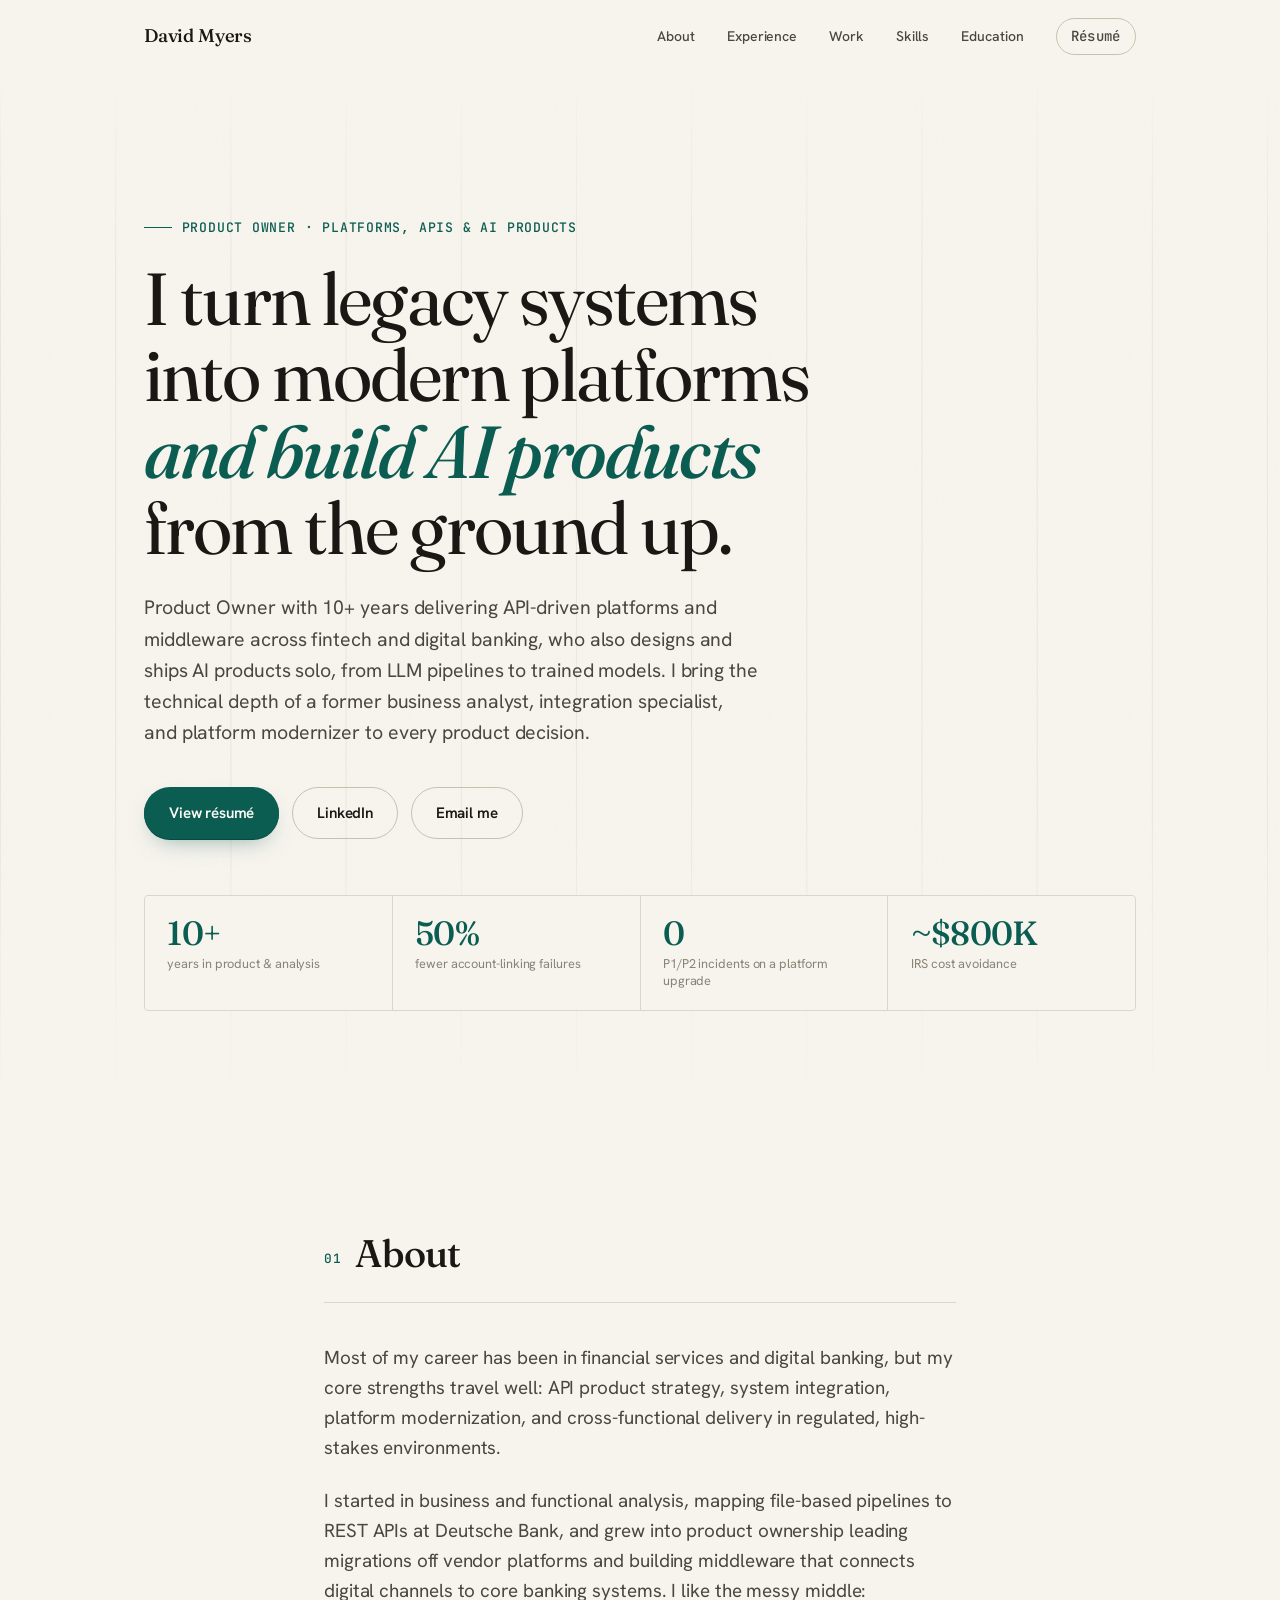
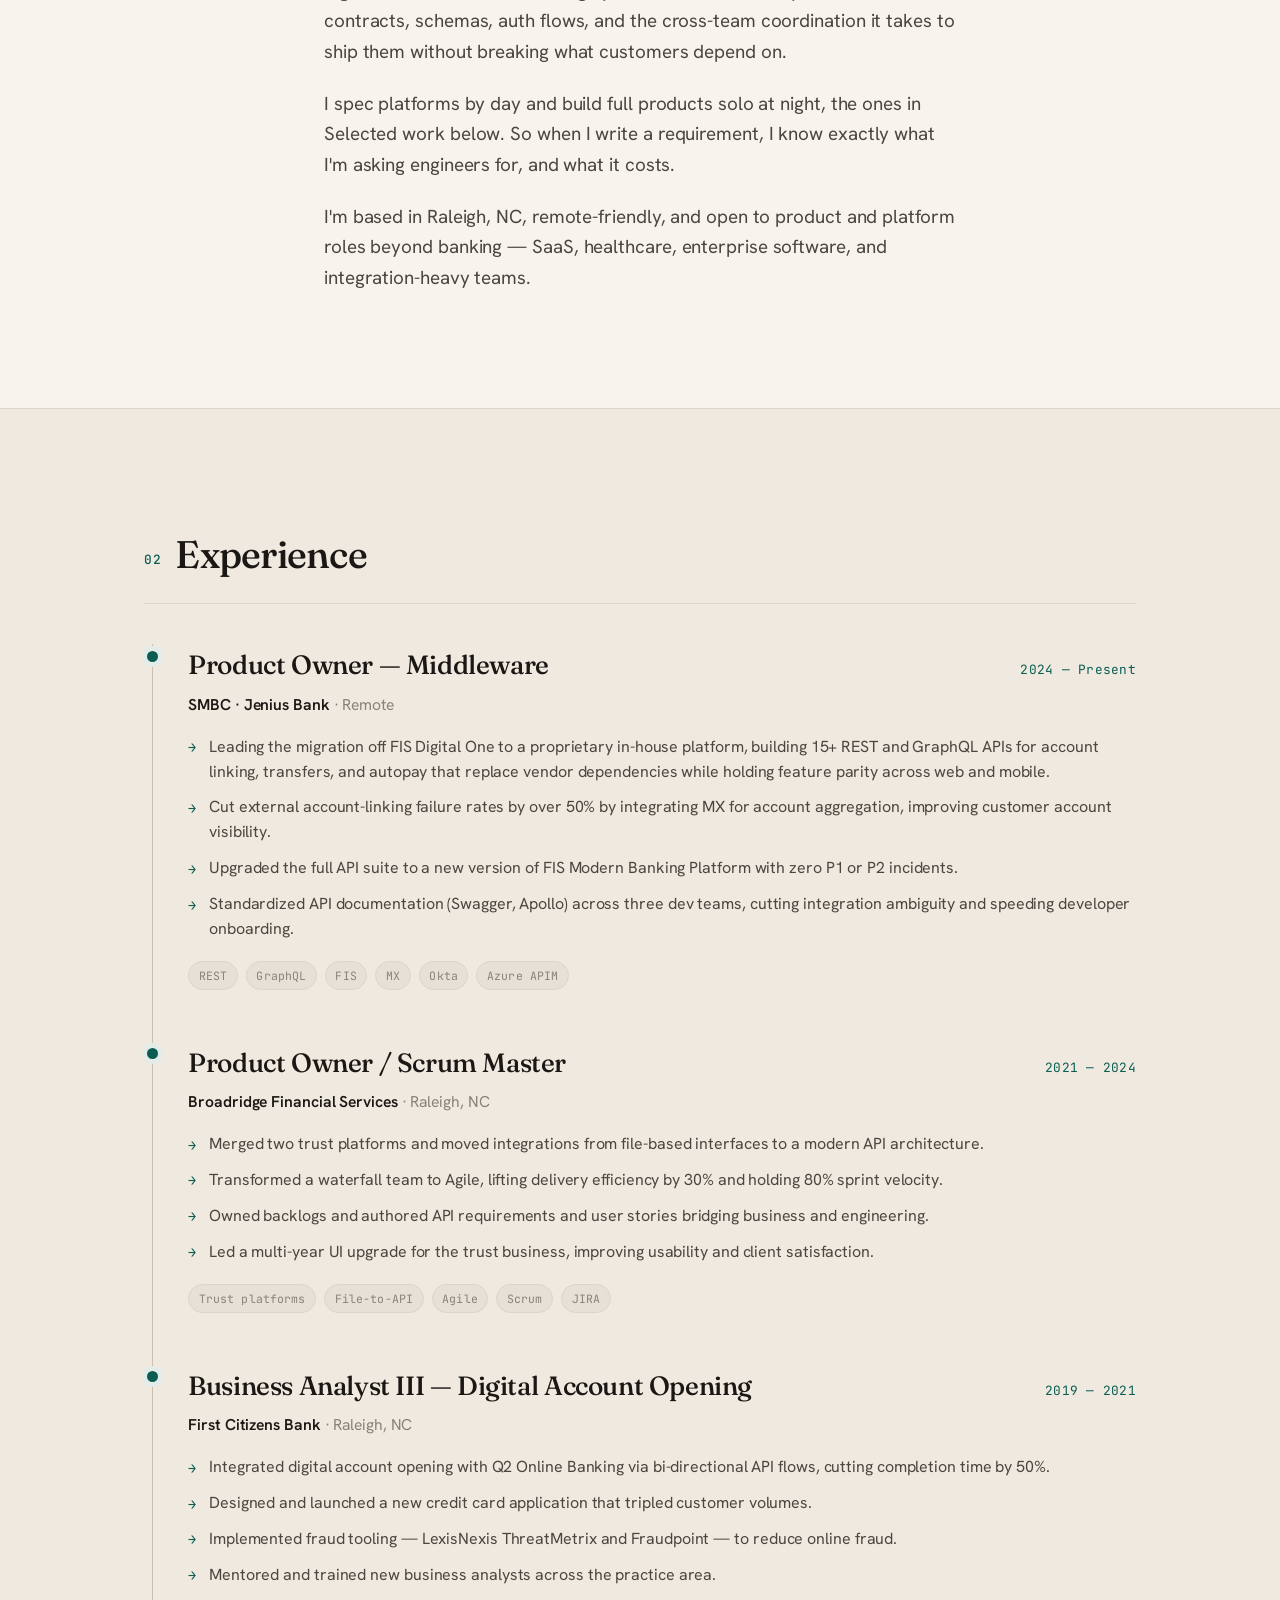
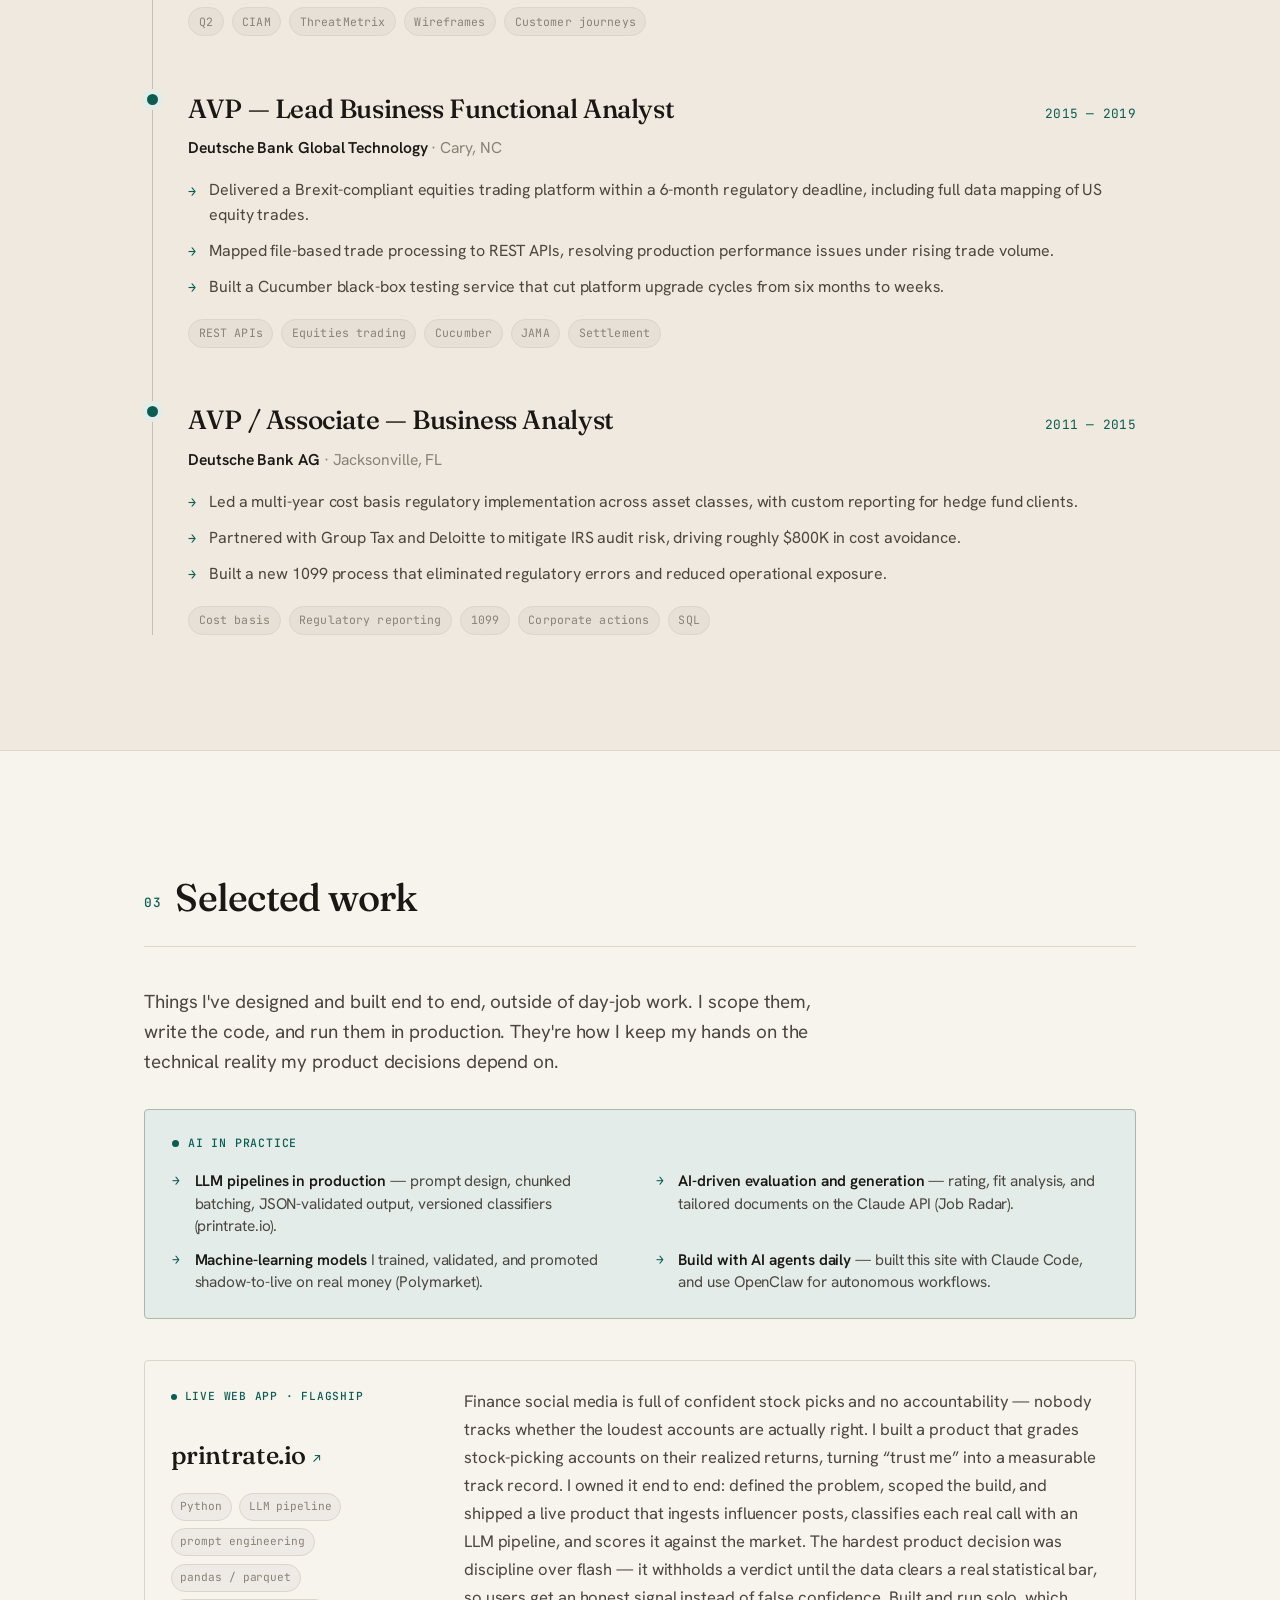
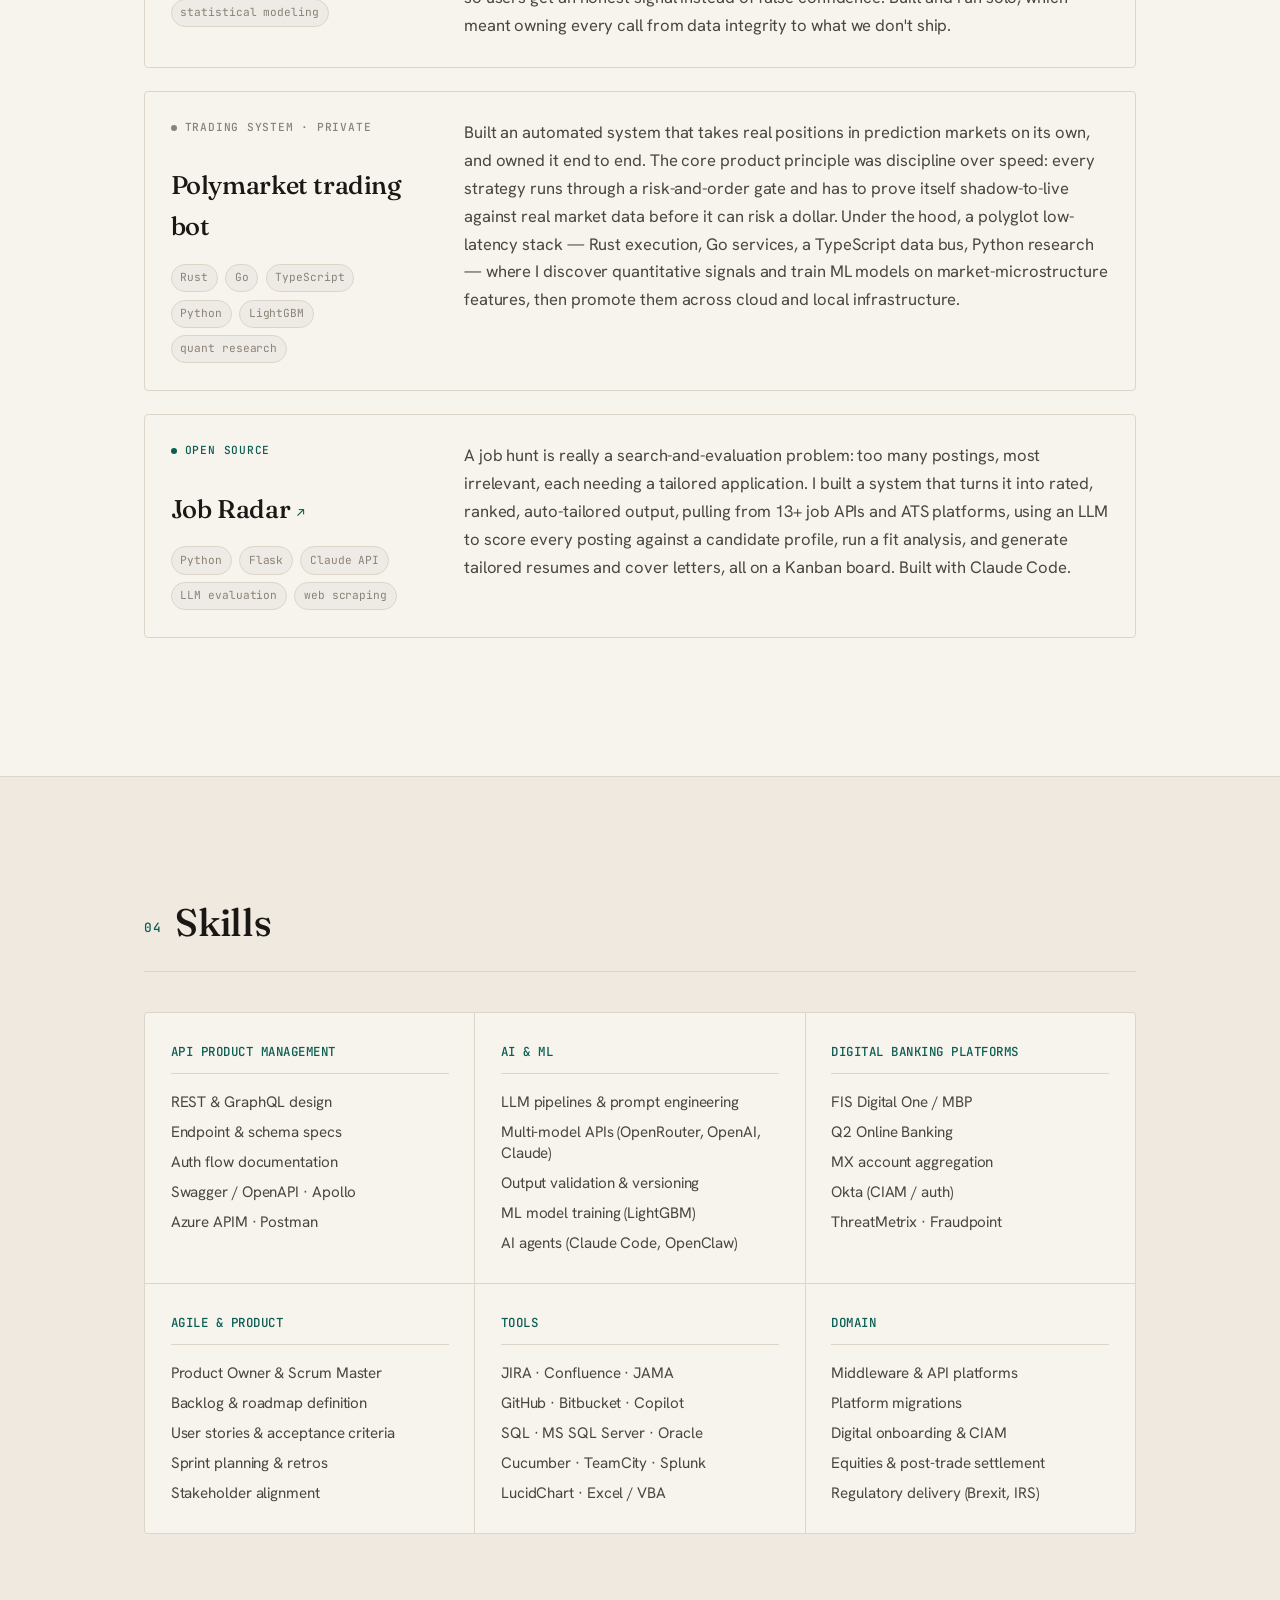
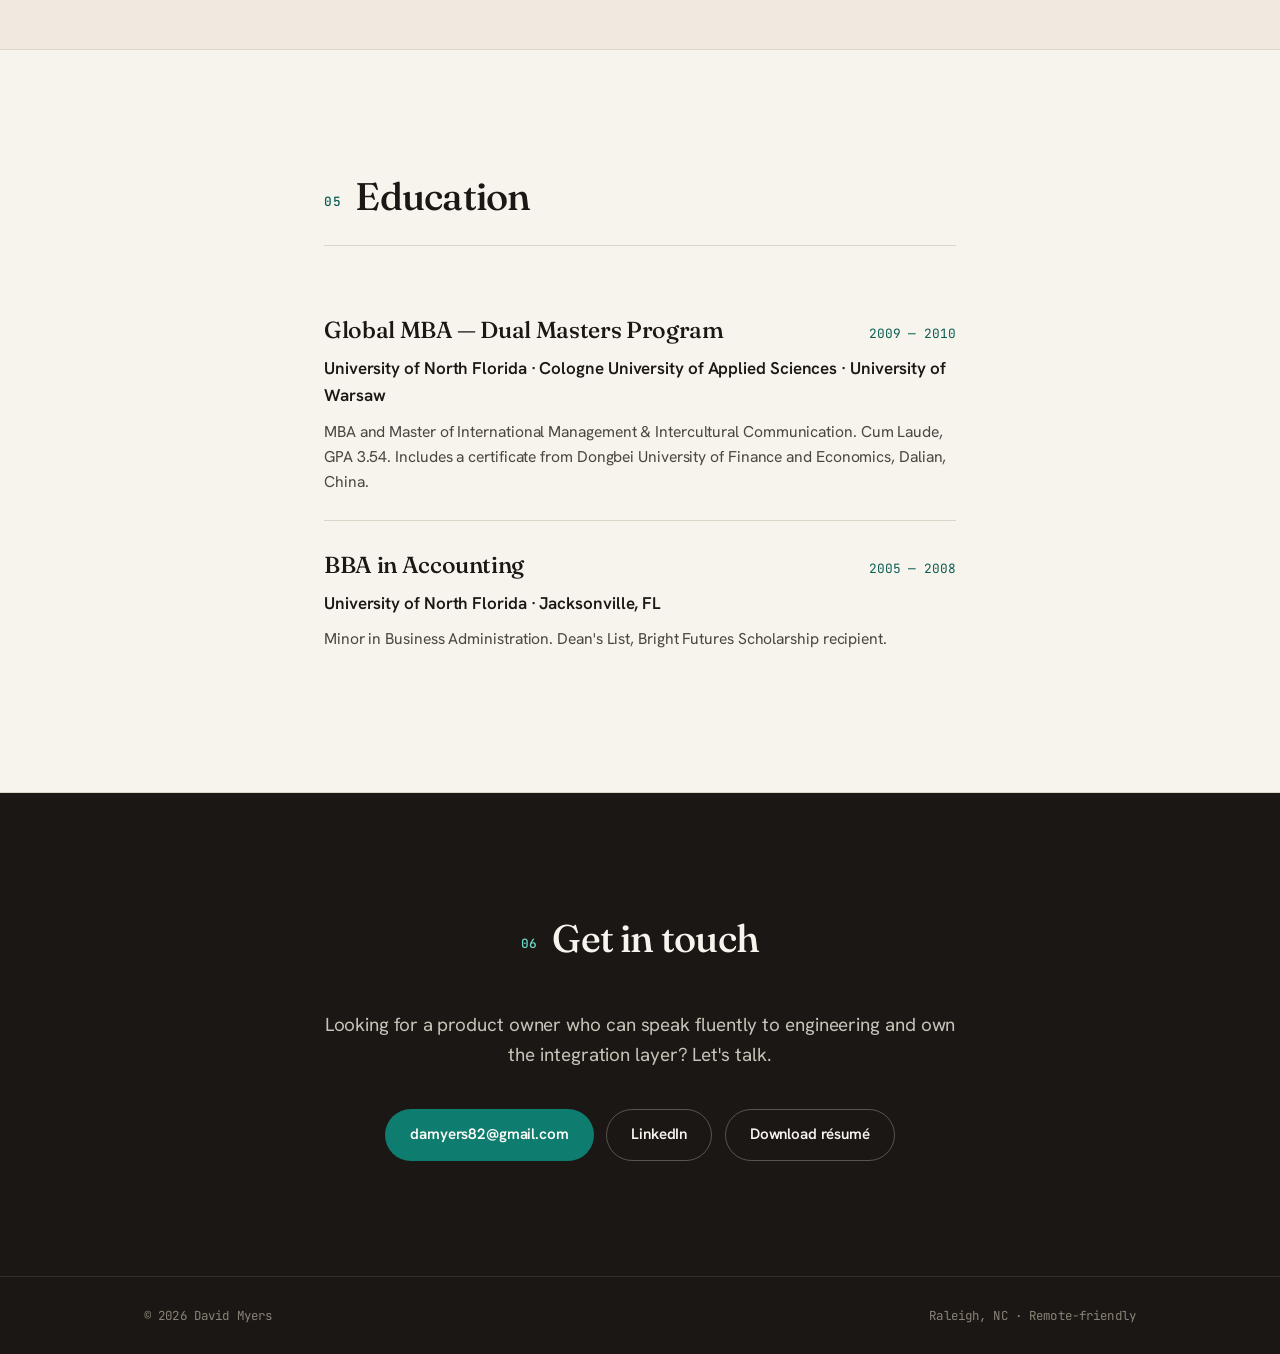
<file: index.html>
<!DOCTYPE html>
<html lang="en">
<head>
  <meta charset="UTF-8" />
  <meta name="viewport" content="width=device-width, initial-scale=1.0" />
  <title>David Myers — Product Owner · Platforms, APIs &amp; AI Products</title>
  <meta name="description" content="David Myers — Product Owner with 10+ years building API platforms and middleware across fintech and digital banking, who also designs and ships AI products solo, from LLM pipelines to trained ML models." />

  <!-- Open Graph / social preview -->
  <meta property="og:title" content="David Myers — Product Owner · Platforms, APIs &amp; AI Products" />
  <meta property="og:description" content="Platform product owner who also builds AI products end to end — 10+ years across fintech and digital banking." />
  <meta property="og:type" content="website" />
  <meta property="og:url" content="https://davidmyers.work/" />

  <link rel="preconnect" href="https://fonts.googleapis.com" />
  <link rel="preconnect" href="https://fonts.gstatic.com" crossorigin />
  <link href="https://fonts.googleapis.com/css2?family=Fraunces:opsz,wght@9..144,400;9..144,500;9..144,600;9..144,400&family=Hanken+Grotesk:wght@400;500;600;700&family=JetBrains+Mono:wght@400;500&display=swap" rel="stylesheet" />

  <link rel="stylesheet" href="styles.css" />
  <link rel="icon" href="data:image/svg+xml,%3Csvg xmlns='http://www.w3.org/2000/svg' viewBox='0 0 100 100'%3E%3Crect width='100' height='100' rx='22' fill='%230b5d52'/%3E%3Ctext x='50' y='68' font-family='Georgia,serif' font-size='54' fill='white' text-anchor='middle'%3EDM%3C/text%3E%3C/svg%3E" />
</head>
<body>
  <script>document.documentElement.classList.add('js');</script>

  <header class="nav" id="nav">
    <div class="nav-inner">
      <a href="#top" class="nav-brand">David&nbsp;Myers</a>
      <nav class="nav-links" aria-label="Primary">
        <a href="#about">About</a>
        <a href="#experience">Experience</a>
        <a href="#work">Work</a>
        <a href="#skills">Skills</a>
        <a href="#education">Education</a>
        <a href="resume.html" class="nav-resume">Résumé</a>
      </nav>
    </div>
  </header>

  <main id="top">

    <!-- HERO -->
    <section class="hero">
      <div class="container">
        <p class="hero-eyebrow">Product Owner · Platforms, APIs &amp; AI Products</p>
        <h1 class="hero-title">I turn legacy systems into modern platforms <span class="accent">and build AI products</span> from the ground up.</h1>
        <p class="hero-lead">
          Product Owner with 10+ years delivering API-driven platforms and middleware across
          fintech and digital banking, who also designs and ships AI products solo, from LLM
          pipelines to trained models. I bring the technical depth of a former business analyst,
          integration specialist, and platform modernizer to every product decision.
        </p>
        <div class="hero-actions">
          <a href="resume.html" class="btn btn-primary">View résumé</a>
          <a href="https://linkedin.com/in/davidmyers82" class="btn btn-ghost" target="_blank" rel="noopener">LinkedIn</a>
          <a href="mailto:damyers82@gmail.com" class="btn btn-ghost">Email me</a>
        </div>
        <ul class="hero-stats">
          <li><span class="stat-num">10+</span><span class="stat-label">years in product &amp; analysis</span></li>
          <li><span class="stat-num">50%</span><span class="stat-label">fewer account-linking failures</span></li>
          <li><span class="stat-num">0</span><span class="stat-label">P1/P2 incidents on a platform upgrade</span></li>
          <li><span class="stat-num">~$800K</span><span class="stat-label">IRS cost avoidance</span></li>
        </ul>
      </div>
    </section>

    <!-- ABOUT -->
    <section id="about" class="section">
      <div class="container narrow">
        <h2 class="section-title"><span class="section-num">01</span> About</h2>
        <p class="prose">
          Most of my career has been in financial services and digital banking, but my core
          strengths travel well: API product strategy, system integration, platform
          modernization, and cross-functional delivery in regulated, high-stakes environments.
        </p>
        <p class="prose">
          I started in business and functional analysis, mapping file-based pipelines to REST
          APIs at Deutsche Bank, and grew into product ownership leading migrations off vendor
          platforms and building middleware that connects digital channels to core banking
          systems. I like the messy middle: contracts, schemas, auth flows, and the
          cross-team coordination it takes to ship them without breaking what customers depend on.
        </p>
        <p class="prose">
          I spec platforms by day and build full products solo at night, the ones in Selected
          work below. So when I write a requirement, I know exactly what I'm asking engineers
          for, and what it costs.
        </p>
        <p class="prose">
          I'm based in Raleigh, NC, remote-friendly, and open to product and platform roles
          beyond banking — SaaS, healthcare, enterprise software, and integration-heavy teams.
        </p>
      </div>
    </section>

    <!-- EXPERIENCE -->
    <section id="experience" class="section section-alt">
      <div class="container">
        <h2 class="section-title"><span class="section-num">02</span> Experience</h2>

        <ol class="timeline">

          <li class="tl-item reveal">
            <div class="tl-marker" aria-hidden="true"></div>
            <div class="tl-body">
              <div class="tl-head">
                <h3 class="tl-role">Product Owner — Middleware</h3>
                <span class="tl-dates">2024 — Present</span>
              </div>
              <p class="tl-company">SMBC · Jenius Bank <span class="tl-loc">· Remote</span></p>
              <ul class="tl-points">
                <li>Leading the migration off FIS Digital One to a proprietary in-house platform, building 15+ REST and GraphQL APIs for account linking, transfers, and autopay that replace vendor dependencies while holding feature parity across web and mobile.</li>
                <li>Cut external account-linking failure rates by over 50% by integrating MX for account aggregation, improving customer account visibility.</li>
                <li>Upgraded the full API suite to a new version of FIS Modern Banking Platform with zero P1 or P2 incidents.</li>
                <li>Standardized API documentation (Swagger, Apollo) across three dev teams, cutting integration ambiguity and speeding developer onboarding.</li>
              </ul>
              <ul class="tl-tags">
                <li>REST</li><li>GraphQL</li><li>FIS</li><li>MX</li><li>Okta</li><li>Azure APIM</li>
              </ul>
            </div>
          </li>

          <li class="tl-item reveal">
            <div class="tl-marker" aria-hidden="true"></div>
            <div class="tl-body">
              <div class="tl-head">
                <h3 class="tl-role">Product Owner / Scrum Master</h3>
                <span class="tl-dates">2021 — 2024</span>
              </div>
              <p class="tl-company">Broadridge Financial Services <span class="tl-loc">· Raleigh, NC</span></p>
              <ul class="tl-points">
                <li>Merged two trust platforms and moved integrations from file-based interfaces to a modern API architecture.</li>
                <li>Transformed a waterfall team to Agile, lifting delivery efficiency by 30% and holding 80% sprint velocity.</li>
                <li>Owned backlogs and authored API requirements and user stories bridging business and engineering.</li>
                <li>Led a multi-year UI upgrade for the trust business, improving usability and client satisfaction.</li>
              </ul>
              <ul class="tl-tags">
                <li>Trust platforms</li><li>File-to-API</li><li>Agile</li><li>Scrum</li><li>JIRA</li>
              </ul>
            </div>
          </li>

          <li class="tl-item reveal">
            <div class="tl-marker" aria-hidden="true"></div>
            <div class="tl-body">
              <div class="tl-head">
                <h3 class="tl-role">Business Analyst III — Digital Account Opening</h3>
                <span class="tl-dates">2019 — 2021</span>
              </div>
              <p class="tl-company">First Citizens Bank <span class="tl-loc">· Raleigh, NC</span></p>
              <ul class="tl-points">
                <li>Integrated digital account opening with Q2 Online Banking via bi-directional API flows, cutting completion time by 50%.</li>
                <li>Designed and launched a new credit card application that tripled customer volumes.</li>
                <li>Implemented fraud tooling — LexisNexis ThreatMetrix and Fraudpoint — to reduce online fraud.</li>
                <li>Mentored and trained new business analysts across the practice area.</li>
              </ul>
              <ul class="tl-tags">
                <li>Q2</li><li>CIAM</li><li>ThreatMetrix</li><li>Wireframes</li><li>Customer journeys</li>
              </ul>
            </div>
          </li>

          <li class="tl-item reveal">
            <div class="tl-marker" aria-hidden="true"></div>
            <div class="tl-body">
              <div class="tl-head">
                <h3 class="tl-role">AVP — Lead Business Functional Analyst</h3>
                <span class="tl-dates">2015 — 2019</span>
              </div>
              <p class="tl-company">Deutsche Bank Global Technology <span class="tl-loc">· Cary, NC</span></p>
              <ul class="tl-points">
                <li>Delivered a Brexit-compliant equities trading platform within a 6-month regulatory deadline, including full data mapping of US equity trades.</li>
                <li>Mapped file-based trade processing to REST APIs, resolving production performance issues under rising trade volume.</li>
                <li>Built a Cucumber black-box testing service that cut platform upgrade cycles from six months to weeks.</li>
              </ul>
              <ul class="tl-tags">
                <li>REST APIs</li><li>Equities trading</li><li>Cucumber</li><li>JAMA</li><li>Settlement</li>
              </ul>
            </div>
          </li>

          <li class="tl-item reveal">
            <div class="tl-marker" aria-hidden="true"></div>
            <div class="tl-body">
              <div class="tl-head">
                <h3 class="tl-role">AVP / Associate — Business Analyst</h3>
                <span class="tl-dates">2011 — 2015</span>
              </div>
              <p class="tl-company">Deutsche Bank AG <span class="tl-loc">· Jacksonville, FL</span></p>
              <ul class="tl-points">
                <li>Led a multi-year cost basis regulatory implementation across asset classes, with custom reporting for hedge fund clients.</li>
                <li>Partnered with Group Tax and Deloitte to mitigate IRS audit risk, driving roughly $800K in cost avoidance.</li>
                <li>Built a new 1099 process that eliminated regulatory errors and reduced operational exposure.</li>
              </ul>
              <ul class="tl-tags">
                <li>Cost basis</li><li>Regulatory reporting</li><li>1099</li><li>Corporate actions</li><li>SQL</li>
              </ul>
            </div>
          </li>

        </ol>
      </div>
    </section>

    <!-- SELECTED WORK -->
    <section id="work" class="section">
      <div class="container">
        <h2 class="section-title"><span class="section-num">03</span> Selected work</h2>
        <p class="prose" style="margin-bottom:2rem;">
          Things I've designed and built end to end, outside of day-job work. I scope them,
          write the code, and run them in production. They're how I keep my hands on the
          technical reality my product decisions depend on.
        </p>

        <div class="ai-note reveal">
          <span class="ai-note-label">AI in practice</span>
          <ul>
            <li><strong>LLM pipelines in production</strong> — prompt design, chunked batching, JSON-validated output, versioned classifiers (printrate.io).</li>
            <li><strong>AI-driven evaluation and generation</strong> — rating, fit analysis, and tailored documents on the Claude API (Job Radar).</li>
            <li><strong>Machine-learning models</strong> I trained, validated, and promoted shadow-to-live on real money (Polymarket).</li>
            <li><strong>Build with AI agents daily</strong> — built this site with Claude Code, and use OpenClaw for autonomous workflows.</li>
          </ul>
        </div>

        <article class="proj proj-featured reveal">
          <div class="proj-featured-meta">
            <span class="proj-kind">Live web app · flagship</span>
            <a href="https://printrate.io" class="proj-name" target="_blank" rel="noopener">
              printrate.io <span class="ext">↗</span>
            </a>
            <ul class="proj-tags">
              <li>Python</li><li>LLM pipeline</li><li>prompt engineering</li><li>pandas / parquet</li><li>statistical modeling</li>
            </ul>
          </div>
          <div class="proj-featured-body">
            <p class="proj-desc">
              Finance social media is full of confident stock picks and no accountability — nobody
              tracks whether the loudest accounts are actually right. I built a product that grades
              stock-picking accounts on their realized returns, turning “trust me” into a measurable
              track record. I owned it end to end: defined the problem, scoped the build, and shipped
              a live product that ingests influencer posts, classifies each real call with an LLM
              pipeline, and scores it against the market. The hardest product decision was discipline
              over flash — it withholds a verdict until the data clears a real statistical bar, so
              users get an honest signal instead of false confidence. Built and run solo, which meant
              owning every call from data integrity to what we don't ship.
            </p>
          </div>
        </article>

        <article class="proj proj-featured reveal">
          <div class="proj-featured-meta">
            <span class="proj-kind is-private">Trading system · private</span>
            <span class="proj-name">Polymarket trading bot</span>
            <ul class="proj-tags">
              <li>Rust</li><li>Go</li><li>TypeScript</li><li>Python</li><li>LightGBM</li><li>quant research</li>
            </ul>
          </div>
          <div class="proj-featured-body">
            <p class="proj-desc">
              Built an automated system that takes real positions in prediction markets on its
              own, and owned it end to end. The core product principle was discipline over speed:
              every strategy runs through a risk-and-order gate and has to prove itself
              shadow-to-live against real market data before it can risk a dollar. Under the hood,
              a polyglot low-latency stack — Rust execution, Go services, a TypeScript data bus,
              Python research — where I discover quantitative signals and train ML models on
              market-microstructure features, then promote them across cloud and local infrastructure.
            </p>
          </div>
        </article>

        <article class="proj proj-featured reveal">
          <div class="proj-featured-meta">
            <span class="proj-kind">Open source</span>
            <a href="https://github.com/devpyle/job-search-profile" class="proj-name" target="_blank" rel="noopener">
              Job Radar <span class="ext">↗</span>
            </a>
            <ul class="proj-tags">
              <li>Python</li><li>Flask</li><li>Claude API</li><li>LLM evaluation</li><li>web scraping</li>
            </ul>
          </div>
          <div class="proj-featured-body">
            <p class="proj-desc">
              A job hunt is really a search-and-evaluation problem: too many postings, most
              irrelevant, each needing a tailored application. I built a system that turns it
              into rated, ranked, auto-tailored output, pulling from 13+ job APIs and ATS
              platforms, using an LLM to score every posting against a candidate profile, run a
              fit analysis, and generate tailored resumes and cover letters, all on a Kanban
              board. Built with Claude Code.
            </p>
          </div>
        </article>
      </div>
    </section>

    <!-- SKILLS -->
    <section id="skills" class="section section-alt">
      <div class="container">
        <h2 class="section-title"><span class="section-num">04</span> Skills</h2>
        <div class="skills-grid">

          <div class="skill-card reveal">
            <h3>API Product Management</h3>
            <ul>
              <li>REST &amp; GraphQL design</li>
              <li>Endpoint &amp; schema specs</li>
              <li>Auth flow documentation</li>
              <li>Swagger / OpenAPI · Apollo</li>
              <li>Azure APIM · Postman</li>
            </ul>
          </div>

          <div class="skill-card reveal">
            <h3>AI &amp; ML</h3>
            <ul>
              <li>LLM pipelines &amp; prompt engineering</li>
              <li>Multi-model APIs (OpenRouter, OpenAI, Claude)</li>
              <li>Output validation &amp; versioning</li>
              <li>ML model training (LightGBM)</li>
              <li>AI agents (Claude Code, OpenClaw)</li>
            </ul>
          </div>

          <div class="skill-card reveal">
            <h3>Digital Banking Platforms</h3>
            <ul>
              <li>FIS Digital One / MBP</li>
              <li>Q2 Online Banking</li>
              <li>MX account aggregation</li>
              <li>Okta (CIAM / auth)</li>
              <li>ThreatMetrix · Fraudpoint</li>
            </ul>
          </div>

          <div class="skill-card reveal">
            <h3>Agile &amp; Product</h3>
            <ul>
              <li>Product Owner &amp; Scrum Master</li>
              <li>Backlog &amp; roadmap definition</li>
              <li>User stories &amp; acceptance criteria</li>
              <li>Sprint planning &amp; retros</li>
              <li>Stakeholder alignment</li>
            </ul>
          </div>

          <div class="skill-card reveal">
            <h3>Tools</h3>
            <ul>
              <li>JIRA · Confluence · JAMA</li>
              <li>GitHub · Bitbucket · Copilot</li>
              <li>SQL · MS SQL Server · Oracle</li>
              <li>Cucumber · TeamCity · Splunk</li>
              <li>LucidChart · Excel / VBA</li>
            </ul>
          </div>

          <div class="skill-card reveal">
            <h3>Domain</h3>
            <ul>
              <li>Middleware &amp; API platforms</li>
              <li>Platform migrations</li>
              <li>Digital onboarding &amp; CIAM</li>
              <li>Equities &amp; post-trade settlement</li>
              <li>Regulatory delivery (Brexit, IRS)</li>
            </ul>
          </div>

        </div>
      </div>
    </section>

    <!-- EDUCATION -->
    <section id="education" class="section">
      <div class="container narrow">
        <h2 class="section-title"><span class="section-num">05</span> Education</h2>

        <div class="edu reveal">
          <div class="edu-head">
            <h3>Global MBA — Dual Masters Program</h3>
            <span class="edu-dates">2009 — 2010</span>
          </div>
          <p class="edu-school">University of North Florida · Cologne University of Applied Sciences · University of Warsaw</p>
          <p class="edu-detail">MBA and Master of International Management &amp; Intercultural Communication. Cum Laude, GPA 3.54. Includes a certificate from Dongbei University of Finance and Economics, Dalian, China.</p>
        </div>

        <div class="edu reveal">
          <div class="edu-head">
            <h3>BBA in Accounting</h3>
            <span class="edu-dates">2005 — 2008</span>
          </div>
          <p class="edu-school">University of North Florida · Jacksonville, FL</p>
          <p class="edu-detail">Minor in Business Administration. Dean's List, Bright Futures Scholarship recipient.</p>
        </div>
      </div>
    </section>

    <!-- CONTACT -->
    <section id="contact" class="section section-contact">
      <div class="container narrow center">
        <h2 class="section-title center-title"><span class="section-num">06</span> Get in touch</h2>
        <p class="prose contact-lead">
          Looking for a product owner who can speak fluently to engineering and own the
          integration layer? Let's talk.
        </p>
        <div class="contact-actions">
          <a href="mailto:damyers82@gmail.com" class="btn btn-primary">damyers82@gmail.com</a>
          <a href="https://linkedin.com/in/davidmyers82" class="btn btn-ghost" target="_blank" rel="noopener">LinkedIn</a>
          <a href="resume.html" class="btn btn-ghost">Download résumé</a>
        </div>
      </div>
    </section>

  </main>

  <footer class="footer">
    <div class="container footer-inner">
      <span>© <span id="year"></span> David Myers</span>
      <span class="footer-loc">Raleigh, NC · Remote-friendly</span>
    </div>
  </footer>

  <script src="script.js"></script>
</body>
</html>
</file>
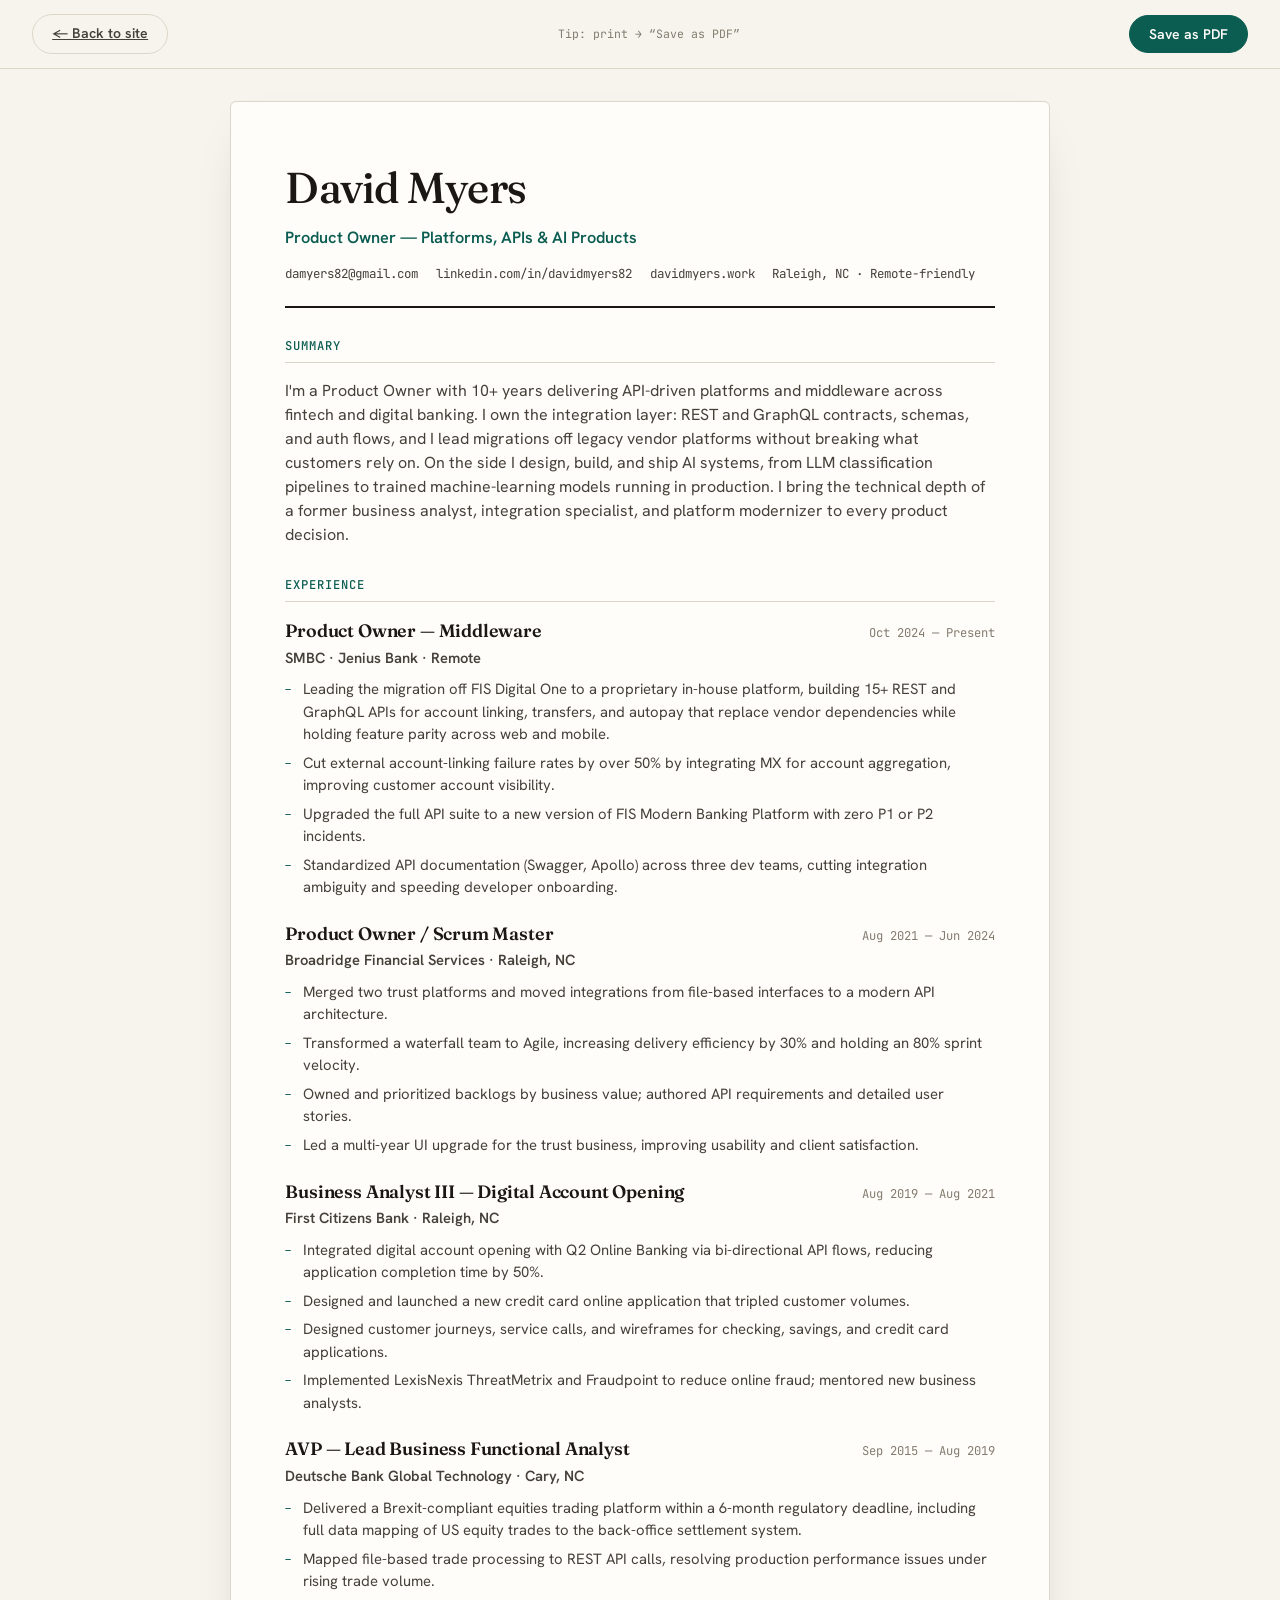
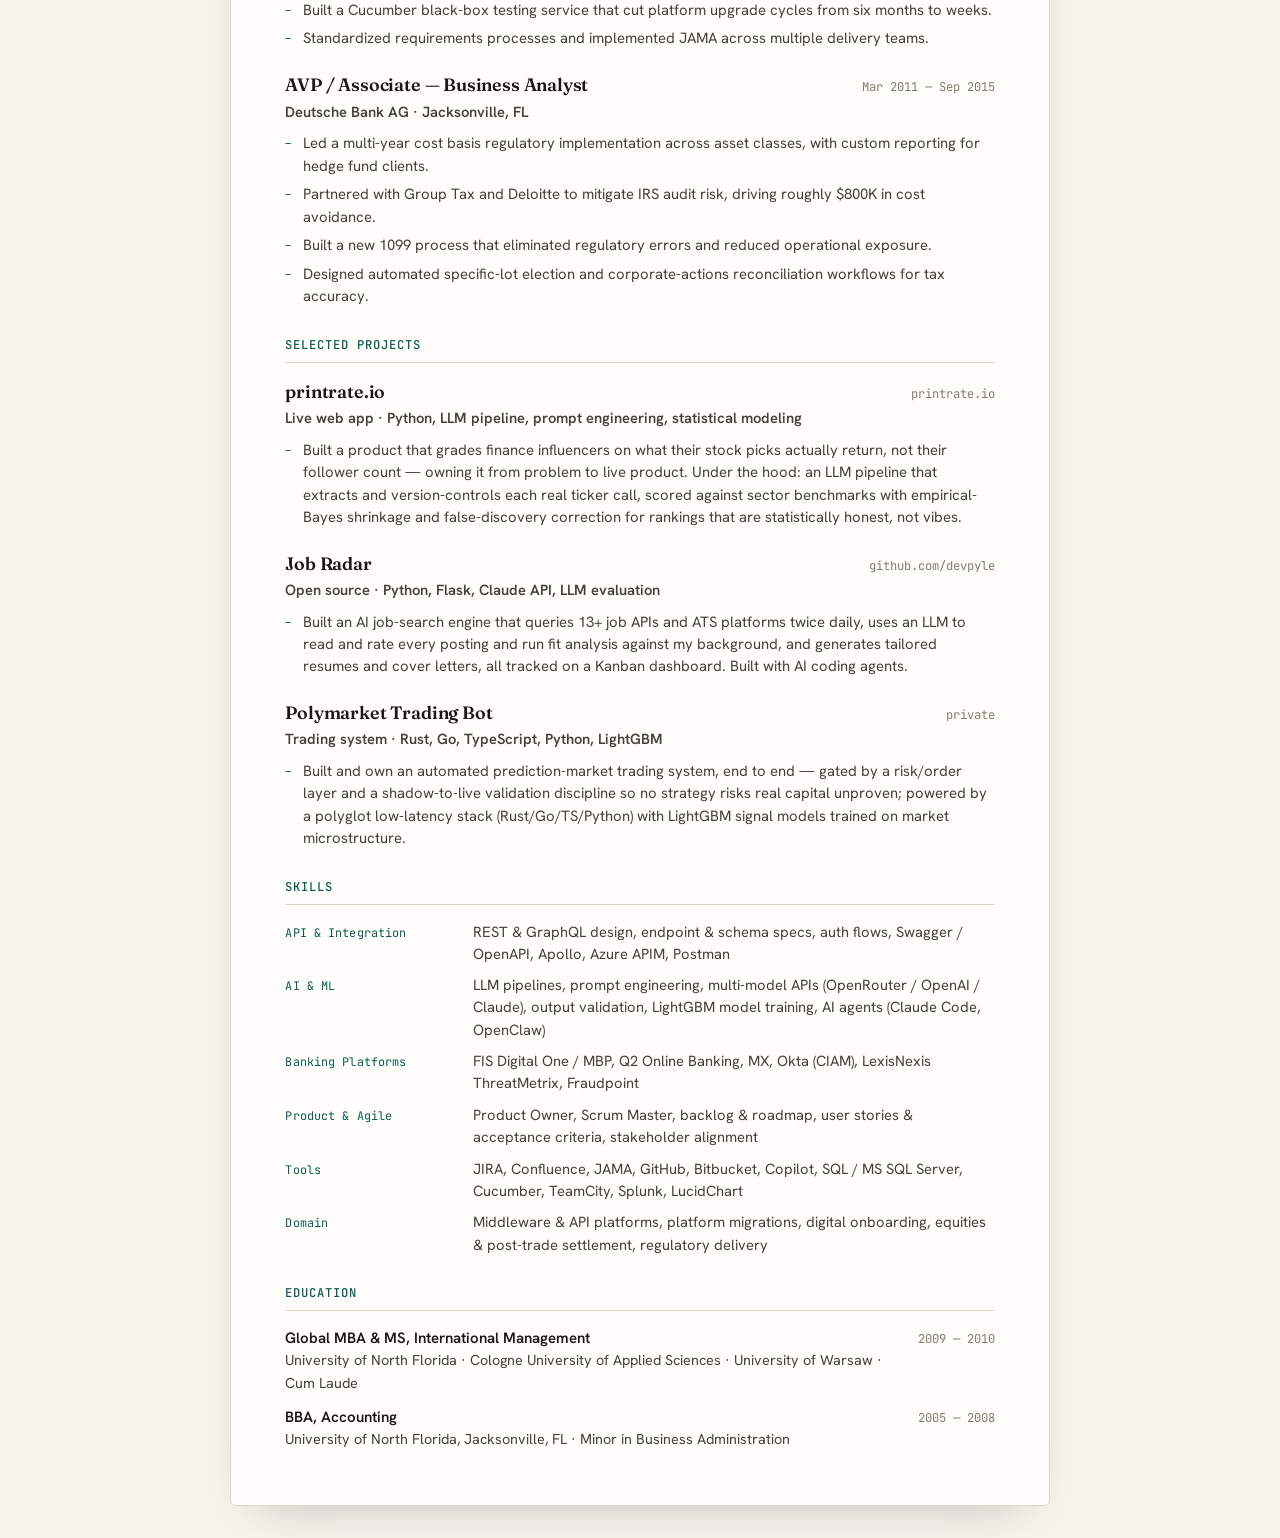
<file: resume.html>
<!DOCTYPE html>
<html lang="en">
<head>
  <meta charset="UTF-8" />
  <meta name="viewport" content="width=device-width, initial-scale=1.0" />
  <title>David Myers — Résumé</title>
  <meta name="description" content="Résumé of David Myers, Product Owner specializing in API platforms and middleware." />
  <link rel="preconnect" href="https://fonts.googleapis.com" />
  <link rel="preconnect" href="https://fonts.gstatic.com" crossorigin />
  <link href="https://fonts.googleapis.com/css2?family=Fraunces:opsz,wght@9..144,400;9..144,500;9..144,600&family=Hanken+Grotesk:wght@400;500;600;700&family=JetBrains+Mono:wght@400;500&display=swap" rel="stylesheet" />
  <link rel="icon" href="data:image/svg+xml,%3Csvg xmlns='http://www.w3.org/2000/svg' viewBox='0 0 100 100'%3E%3Crect width='100' height='100' rx='22' fill='%230b5d52'/%3E%3Ctext x='50' y='68' font-family='Georgia,serif' font-size='54' fill='white' text-anchor='middle'%3EDM%3C/text%3E%3C/svg%3E" />
  <style>
    :root {
      --paper: #f7f4ee; --ink: #1a1714; --ink-soft: #45403a; --ink-faint: #837b6f;
      --line: #ddd5c8; --accent: #0b5d52; --white: #fffdf9;
      --display: "Fraunces", Georgia, serif;
      --body: "Hanken Grotesk", -apple-system, sans-serif;
      --mono: "JetBrains Mono", ui-monospace, monospace;
    }
    * { box-sizing: border-box; }
    body {
      margin: 0; background: var(--paper); color: var(--ink);
      font-family: var(--body); line-height: 1.5; font-size: 15px;
      -webkit-font-smoothing: antialiased;
    }

    /* toolbar (screen only) */
    .toolbar {
      position: sticky; top: 0; z-index: 10;
      background: color-mix(in srgb, var(--paper) 90%, transparent);
      backdrop-filter: blur(8px);
      border-bottom: 1px solid var(--line);
      display: flex; justify-content: space-between; align-items: center;
      padding: 0.85rem clamp(1rem, 4vw, 2rem);
    }
    .toolbar a, .toolbar button {
      font-family: var(--body); font-size: 0.875rem; font-weight: 600;
      border-radius: 100px; padding: 0.55rem 1.2rem; cursor: pointer;
      border: 1px solid var(--line); background: transparent; color: var(--ink);
      transition: all .2s ease;
    }
    .toolbar .back { color: var(--ink-soft); }
    .toolbar .back:hover { color: var(--accent); border-color: var(--accent); }
    .toolbar .print {
      background: var(--accent); color: var(--white); border-color: var(--accent);
    }
    .toolbar .print:hover { background: #084840; }
    .toolbar-hint { font-family: var(--mono); font-size: 0.72rem; color: var(--ink-faint); }

    /* page sheet */
    .sheet {
      max-width: 820px; margin: 2rem auto; background: var(--white);
      border: 1px solid var(--line); border-radius: 6px;
      padding: clamp(2rem, 5vw, 3.4rem);
      box-shadow: 0 20px 50px -30px rgba(26,23,20,0.35);
    }

    .r-name {
      font-family: var(--display); font-weight: 500;
      font-size: clamp(2rem, 5vw, 2.7rem); letter-spacing: -0.02em;
      margin: 0 0 0.3rem;
    }
    .r-headline {
      font-size: 1.02rem; color: var(--accent); font-weight: 600;
      margin: 0 0 0.9rem;
    }
    .r-contact {
      font-family: var(--mono); font-size: 0.78rem; color: var(--ink-soft);
      display: flex; flex-wrap: wrap; gap: 0.4rem 1.1rem;
      padding-bottom: 1.4rem; border-bottom: 2px solid var(--ink);
    }
    .r-contact a { color: var(--ink-soft); text-decoration: none; }
    .r-contact a:hover { color: var(--accent); }

    .r-section { margin-top: 1.8rem; }
    .r-section > h2 {
      font-family: var(--mono); font-size: 0.76rem; font-weight: 500;
      letter-spacing: 0.08em; text-transform: uppercase; color: var(--accent);
      margin: 0 0 1rem; padding-bottom: 0.45rem; border-bottom: 1px solid var(--line);
    }
    .r-summary { color: var(--ink-soft); margin: 0; font-size: 1rem; }

    .r-job { margin-bottom: 1.4rem; page-break-inside: avoid; }
    .r-job:last-child { margin-bottom: 0; }
    .r-job-head {
      display: flex; justify-content: space-between; align-items: baseline;
      gap: 1rem; flex-wrap: wrap;
    }
    .r-job-title { font-family: var(--display); font-weight: 600; font-size: 1.12rem; margin: 0; letter-spacing: -0.01em; }
    .r-job-dates { font-family: var(--mono); font-size: 0.76rem; color: var(--ink-faint); white-space: nowrap; }
    .r-job-co { font-weight: 600; color: var(--ink-soft); margin: 0.1rem 0 0.6rem; font-size: 0.92rem; }
    .r-job ul { margin: 0; padding: 0; list-style: none; display: grid; gap: 0.4rem; }
    .r-job li { position: relative; padding-left: 1.1rem; color: var(--ink-soft); font-size: 0.93rem; line-height: 1.5; }
    .r-job li::before { content: "–"; position: absolute; left: 0; color: var(--accent); }

    .r-skills { display: grid; gap: 0.6rem; }
    .r-skill-row { display: grid; grid-template-columns: 175px 1fr; gap: 0.8rem; align-items: baseline; }
    .r-skill-cat { font-family: var(--mono); font-size: 0.74rem; color: var(--accent); letter-spacing: 0.01em; }
    .r-skill-list { color: var(--ink-soft); font-size: 0.92rem; margin: 0; }

    .r-edu { display: flex; justify-content: space-between; gap: 1.2rem; align-items: baseline; margin-bottom: 0.7rem; }
    .r-edu:last-child { margin-bottom: 0; }
    .r-edu-main { margin: 0; flex: 1; min-width: 0; }
    .r-edu-deg { font-weight: 600; color: var(--ink); }
    .r-edu-school { color: var(--ink-soft); font-size: 0.9rem; }
    .r-edu-dates { font-family: var(--mono); font-size: 0.76rem; color: var(--ink-faint); white-space: nowrap; }

    /* ---------- print ---------- */
    @media print {
      @page { margin: 14mm; }
      body { background: #fff; font-size: 10.5pt; line-height: 1.4; }
      .toolbar { display: none; }
      .sheet {
        margin: 0; max-width: none; border: none; border-radius: 0;
        box-shadow: none; padding: 0; background: #fff;
      }
      .r-name { font-size: 22pt; }
      .r-contact { border-bottom-color: #000; }
      .r-section { margin-top: 14pt; }
      .r-job { margin-bottom: 11pt; }
      a { color: #000 !important; text-decoration: none; }
      .r-skill-row { grid-template-columns: 150px 1fr; }
    }

    @media (max-width: 560px) {
      .r-skill-row { grid-template-columns: 1fr; gap: 0.15rem; }
    }
  </style>
</head>
<body>

  <div class="toolbar">
    <a href="index.html" class="back">← Back to site</a>
    <span class="toolbar-hint">Tip: print → “Save as PDF”</span>
    <button class="print" type="button" onclick="window.print()">Save as PDF</button>
  </div>

  <article class="sheet">

    <header>
      <h1 class="r-name">David Myers</h1>
      <p class="r-headline">Product Owner — Platforms, APIs &amp; AI Products</p>
      <div class="r-contact">
        <a href="mailto:damyers82@gmail.com">damyers82@gmail.com</a>
        <a href="https://linkedin.com/in/davidmyers82" target="_blank" rel="noopener">linkedin.com/in/davidmyers82</a>
        <a href="https://davidmyers.work" target="_blank" rel="noopener">davidmyers.work</a>
        <span>Raleigh, NC · Remote-friendly</span>
      </div>
    </header>

    <section class="r-section">
      <h2>Summary</h2>
      <p class="r-summary">
        I'm a Product Owner with 10+ years delivering API-driven platforms and middleware across
        fintech and digital banking. I own the integration layer: REST and GraphQL contracts,
        schemas, and auth flows, and I lead migrations off legacy vendor platforms without breaking
        what customers rely on. On the side I design, build, and ship AI systems, from LLM
        classification pipelines to trained machine-learning models running in production. I bring
        the technical depth of a former business analyst, integration specialist, and platform
        modernizer to every product decision.
      </p>
    </section>

    <section class="r-section">
      <h2>Experience</h2>

      <div class="r-job">
        <div class="r-job-head">
          <h3 class="r-job-title">Product Owner — Middleware</h3>
          <span class="r-job-dates">Oct 2024 — Present</span>
        </div>
        <p class="r-job-co">SMBC · Jenius Bank · Remote</p>
        <ul>
          <li>Leading the migration off FIS Digital One to a proprietary in-house platform, building 15+ REST and GraphQL APIs for account linking, transfers, and autopay that replace vendor dependencies while holding feature parity across web and mobile.</li>
          <li>Cut external account-linking failure rates by over 50% by integrating MX for account aggregation, improving customer account visibility.</li>
          <li>Upgraded the full API suite to a new version of FIS Modern Banking Platform with zero P1 or P2 incidents.</li>
          <li>Standardized API documentation (Swagger, Apollo) across three dev teams, cutting integration ambiguity and speeding developer onboarding.</li>
        </ul>
      </div>

      <div class="r-job">
        <div class="r-job-head">
          <h3 class="r-job-title">Product Owner / Scrum Master</h3>
          <span class="r-job-dates">Aug 2021 — Jun 2024</span>
        </div>
        <p class="r-job-co">Broadridge Financial Services · Raleigh, NC</p>
        <ul>
          <li>Merged two trust platforms and moved integrations from file-based interfaces to a modern API architecture.</li>
          <li>Transformed a waterfall team to Agile, increasing delivery efficiency by 30% and holding an 80% sprint velocity.</li>
          <li>Owned and prioritized backlogs by business value; authored API requirements and detailed user stories.</li>
          <li>Led a multi-year UI upgrade for the trust business, improving usability and client satisfaction.</li>
        </ul>
      </div>

      <div class="r-job">
        <div class="r-job-head">
          <h3 class="r-job-title">Business Analyst III — Digital Account Opening</h3>
          <span class="r-job-dates">Aug 2019 — Aug 2021</span>
        </div>
        <p class="r-job-co">First Citizens Bank · Raleigh, NC</p>
        <ul>
          <li>Integrated digital account opening with Q2 Online Banking via bi-directional API flows, reducing application completion time by 50%.</li>
          <li>Designed and launched a new credit card online application that tripled customer volumes.</li>
          <li>Designed customer journeys, service calls, and wireframes for checking, savings, and credit card applications.</li>
          <li>Implemented LexisNexis ThreatMetrix and Fraudpoint to reduce online fraud; mentored new business analysts.</li>
        </ul>
      </div>

      <div class="r-job">
        <div class="r-job-head">
          <h3 class="r-job-title">AVP — Lead Business Functional Analyst</h3>
          <span class="r-job-dates">Sep 2015 — Aug 2019</span>
        </div>
        <p class="r-job-co">Deutsche Bank Global Technology · Cary, NC</p>
        <ul>
          <li>Delivered a Brexit-compliant equities trading platform within a 6-month regulatory deadline, including full data mapping of US equity trades to the back-office settlement system.</li>
          <li>Mapped file-based trade processing to REST API calls, resolving production performance issues under rising trade volume.</li>
          <li>Built a Cucumber black-box testing service that cut platform upgrade cycles from six months to weeks.</li>
          <li>Standardized requirements processes and implemented JAMA across multiple delivery teams.</li>
        </ul>
      </div>

      <div class="r-job">
        <div class="r-job-head">
          <h3 class="r-job-title">AVP / Associate — Business Analyst</h3>
          <span class="r-job-dates">Mar 2011 — Sep 2015</span>
        </div>
        <p class="r-job-co">Deutsche Bank AG · Jacksonville, FL</p>
        <ul>
          <li>Led a multi-year cost basis regulatory implementation across asset classes, with custom reporting for hedge fund clients.</li>
          <li>Partnered with Group Tax and Deloitte to mitigate IRS audit risk, driving roughly $800K in cost avoidance.</li>
          <li>Built a new 1099 process that eliminated regulatory errors and reduced operational exposure.</li>
          <li>Designed automated specific-lot election and corporate-actions reconciliation workflows for tax accuracy.</li>
        </ul>
      </div>
    </section>

    <section class="r-section">
      <h2>Selected Projects</h2>

      <div class="r-job">
        <div class="r-job-head">
          <h3 class="r-job-title">printrate.io</h3>
          <span class="r-job-dates">printrate.io</span>
        </div>
        <p class="r-job-co">Live web app · Python, LLM pipeline, prompt engineering, statistical modeling</p>
        <ul>
          <li>Built a product that grades finance influencers on what their stock picks actually return, not their follower count — owning it from problem to live product. Under the hood: an LLM pipeline that extracts and version-controls each real ticker call, scored against sector benchmarks with empirical-Bayes shrinkage and false-discovery correction for rankings that are statistically honest, not vibes.</li>
        </ul>
      </div>

      <div class="r-job">
        <div class="r-job-head">
          <h3 class="r-job-title">Job Radar</h3>
          <span class="r-job-dates">github.com/devpyle</span>
        </div>
        <p class="r-job-co">Open source · Python, Flask, Claude API, LLM evaluation</p>
        <ul>
          <li>Built an AI job-search engine that queries 13+ job APIs and ATS platforms twice daily, uses an LLM to read and rate every posting and run fit analysis against my background, and generates tailored resumes and cover letters, all tracked on a Kanban dashboard. Built with AI coding agents.</li>
        </ul>
      </div>

      <div class="r-job">
        <div class="r-job-head">
          <h3 class="r-job-title">Polymarket Trading Bot</h3>
          <span class="r-job-dates">private</span>
        </div>
        <p class="r-job-co">Trading system · Rust, Go, TypeScript, Python, LightGBM</p>
        <ul>
          <li>Built and own an automated prediction-market trading system, end to end — gated by a risk/order layer and a shadow-to-live validation discipline so no strategy risks real capital unproven; powered by a polyglot low-latency stack (Rust/Go/TS/Python) with LightGBM signal models trained on market microstructure.</li>
        </ul>
      </div>
    </section>

    <section class="r-section">
      <h2>Skills</h2>
      <div class="r-skills">
        <div class="r-skill-row">
          <span class="r-skill-cat">API &amp; Integration</span>
          <p class="r-skill-list">REST &amp; GraphQL design, endpoint &amp; schema specs, auth flows, Swagger / OpenAPI, Apollo, Azure APIM, Postman</p>
        </div>
        <div class="r-skill-row">
          <span class="r-skill-cat">AI &amp; ML</span>
          <p class="r-skill-list">LLM pipelines, prompt engineering, multi-model APIs (OpenRouter / OpenAI / Claude), output validation, LightGBM model training, AI agents (Claude Code, OpenClaw)</p>
        </div>
        <div class="r-skill-row">
          <span class="r-skill-cat">Banking Platforms</span>
          <p class="r-skill-list">FIS Digital One / MBP, Q2 Online Banking, MX, Okta (CIAM), LexisNexis ThreatMetrix, Fraudpoint</p>
        </div>
        <div class="r-skill-row">
          <span class="r-skill-cat">Product &amp; Agile</span>
          <p class="r-skill-list">Product Owner, Scrum Master, backlog &amp; roadmap, user stories &amp; acceptance criteria, stakeholder alignment</p>
        </div>
        <div class="r-skill-row">
          <span class="r-skill-cat">Tools</span>
          <p class="r-skill-list">JIRA, Confluence, JAMA, GitHub, Bitbucket, Copilot, SQL / MS SQL Server, Cucumber, TeamCity, Splunk, LucidChart</p>
        </div>
        <div class="r-skill-row">
          <span class="r-skill-cat">Domain</span>
          <p class="r-skill-list">Middleware &amp; API platforms, platform migrations, digital onboarding, equities &amp; post-trade settlement, regulatory delivery</p>
        </div>
      </div>
    </section>

    <section class="r-section">
      <h2>Education</h2>
      <div class="r-edu">
        <p class="r-edu-main">
          <span class="r-edu-deg">Global MBA &amp; MS, International Management</span><br />
          <span class="r-edu-school">University of North Florida · Cologne University of Applied Sciences · University of Warsaw · Cum Laude</span>
        </p>
        <span class="r-edu-dates">2009 — 2010</span>
      </div>
      <div class="r-edu">
        <p class="r-edu-main">
          <span class="r-edu-deg">BBA, Accounting</span><br />
          <span class="r-edu-school">University of North Florida, Jacksonville, FL · Minor in Business Administration</span>
        </p>
        <span class="r-edu-dates">2005 — 2008</span>
      </div>
    </section>

  </article>
</body>
</html>
</file>
<file: styles.css>
/* ============================================================
   David Myers — davidmyers.work
   Aesthetic: technical-editorial "ledger"
   Warm paper · deep ink · petrol-green accent
   Fraunces (display) · Hanken Grotesk (body) · JetBrains Mono (meta)
   ============================================================ */

:root {
  /* palette */
  --paper:      #f7f4ee;   /* warm off-white background */
  --paper-alt:  #efe9df;   /* alternating section */
  --ink:        #1a1714;   /* near-black, warm */
  --ink-soft:   #4b463f;   /* secondary text */
  --ink-faint:  #8a8276;   /* muted meta */
  --line:       #ddd5c8;   /* hairline rules */
  --line-strong:#c9bfae;
  --accent:     #0b5d52;   /* deep petrol green */
  --accent-deep:#084840;
  --accent-soft:#e3ece9;   /* accent wash */
  --white:      #fffdf9;

  /* type */
  --display: "Fraunces", Georgia, "Times New Roman", serif;
  --body:    "Hanken Grotesk", -apple-system, BlinkMacSystemFont, sans-serif;
  --mono:    "JetBrains Mono", ui-monospace, "SFMono-Regular", monospace;

  /* metrics */
  --maxw: 1120px;
  --gutter: clamp(1.25rem, 5vw, 4rem);
  --radius: 4px;
}

/* ---------- reset ---------- */
*, *::before, *::after { box-sizing: border-box; }
html { scroll-behavior: smooth; -webkit-text-size-adjust: 100%; }
body {
  margin: 0;
  background: var(--paper);
  color: var(--ink);
  font-family: var(--body);
  font-size: 1.0625rem;
  line-height: 1.6;
  font-weight: 400;
  letter-spacing: -0.005em;
  -webkit-font-smoothing: antialiased;
  text-rendering: optimizeLegibility;
  overflow-x: hidden;
}

/* faint grain overlay for paper texture */
body::before {
  content: "";
  position: fixed;
  inset: 0;
  z-index: -1;
  pointer-events: none;
  opacity: 0.5;
  background-image: url("data:image/svg+xml,%3Csvg xmlns='http://www.w3.org/2000/svg' width='180' height='180'%3E%3Cfilter id='n'%3E%3CfeTurbulence type='fractalNoise' baseFrequency='0.85' numOctaves='2' stitchTiles='stitch'/%3E%3C/filter%3E%3Crect width='100%25' height='100%25' filter='url(%23n)' opacity='0.035'/%3E%3C/svg%3E");
}

a { color: inherit; text-decoration: none; }
img { max-width: 100%; display: block; }
ul, ol { margin: 0; padding: 0; list-style: none; }

/* ---------- layout helpers ---------- */
.container {
  width: 100%;
  max-width: var(--maxw);
  margin-inline: auto;
  padding-inline: var(--gutter);
}
.container.narrow { max-width: 760px; }
.center { text-align: center; }

.section {
  padding-block: clamp(4.5rem, 9vw, 8rem);
  position: relative;
}
.section-alt { background: var(--paper-alt); border-block: 1px solid var(--line); }

/* ---------- section titles ---------- */
.section-title {
  font-family: var(--display);
  font-weight: 500;
  font-size: clamp(1.6rem, 3.4vw, 2.4rem);
  letter-spacing: -0.02em;
  margin: 0 0 2.5rem;
  display: flex;
  align-items: baseline;
  gap: 0.9rem;
  padding-bottom: 1.1rem;
  border-bottom: 1px solid var(--line);
}
.section-num {
  font-family: var(--mono);
  font-size: 0.8rem;
  font-weight: 500;
  color: var(--accent);
  letter-spacing: 0.04em;
  transform: translateY(-0.35em);
}
.center-title { justify-content: center; border-bottom: none; padding-bottom: 0; }

/* ---------- nav ---------- */
.nav {
  position: sticky;
  top: 0;
  z-index: 50;
  background: color-mix(in srgb, var(--paper) 80%, transparent);
  backdrop-filter: saturate(140%) blur(10px);
  border-bottom: 1px solid transparent;
  transition: border-color .3s ease, background .3s ease, padding .3s ease;
}
.nav.scrolled {
  border-bottom-color: var(--line);
  background: color-mix(in srgb, var(--paper) 92%, transparent);
}
.nav-inner {
  max-width: var(--maxw);
  margin-inline: auto;
  padding: 1.1rem var(--gutter);
  display: flex;
  align-items: center;
  justify-content: space-between;
  transition: padding .3s ease;
}
.nav.scrolled .nav-inner { padding-block: 0.7rem; }
.nav-brand {
  font-family: var(--display);
  font-weight: 500;
  font-size: 1.15rem;
  letter-spacing: -0.01em;
}
.nav-links { display: flex; align-items: center; gap: clamp(1rem, 2.5vw, 2.2rem); }
.nav-links a {
  font-size: 0.875rem;
  font-weight: 500;
  color: var(--ink-soft);
  position: relative;
  transition: color .2s ease;
}
.nav-links a:not(.nav-resume)::after {
  content: "";
  position: absolute;
  left: 0; bottom: -4px;
  width: 0; height: 1.5px;
  background: var(--accent);
  transition: width .25s ease;
}
.nav-links a:not(.nav-resume):hover { color: var(--ink); }
.nav-links a:not(.nav-resume):hover::after { width: 100%; }
.nav-resume {
  font-family: var(--mono);
  font-size: 0.78rem;
  letter-spacing: 0.02em;
  color: var(--accent);
  border: 1px solid var(--line-strong);
  border-radius: 100px;
  padding: 0.4rem 0.9rem;
  transition: background .2s ease, border-color .2s ease, color .2s ease;
}
.nav-resume:hover { background: var(--accent); border-color: var(--accent); color: var(--white); }

/* ---------- hero ---------- */
.hero {
  padding-top: clamp(4rem, 11vw, 8.5rem);
  padding-bottom: clamp(3.5rem, 8vw, 6rem);
  position: relative;
}
/* faint ledger grid lines behind hero */
.hero::after {
  content: "";
  position: absolute;
  inset: 0;
  z-index: -1;
  background-image:
    linear-gradient(to right, var(--line) 1px, transparent 1px);
  background-size: clamp(60px, 9vw, 120px) 100%;
  -webkit-mask-image: linear-gradient(to bottom, transparent, #000 18%, #000 70%, transparent);
          mask-image: linear-gradient(to bottom, transparent, #000 18%, #000 70%, transparent);
  opacity: 0.45;
}
.hero-eyebrow {
  font-family: var(--mono);
  font-size: 0.82rem;
  font-weight: 500;
  letter-spacing: 0.06em;
  text-transform: uppercase;
  color: var(--accent);
  margin: 0 0 1.4rem;
  display: inline-flex;
  align-items: center;
  gap: 0.6rem;
  opacity: 0;
  animation: fade-up .7s ease .05s forwards;
}
.hero-eyebrow::before {
  content: "";
  width: 28px; height: 1px;
  background: var(--accent);
}
.hero-title {
  font-family: var(--display);
  font-weight: 400;
  font-size: clamp(2.4rem, 6.5vw, 4.6rem);
  line-height: 1.04;
  letter-spacing: -0.025em;
  margin: 0 0 1.6rem;
  max-width: 16ch;
  opacity: 0;
  animation: fade-up .8s ease .15s forwards;
}
.hero-title .accent {
  color: var(--accent);
  font-style: italic;
  font-weight: 500;
}
.hero-lead {
  font-size: clamp(1.05rem, 1.6vw, 1.22rem);
  color: var(--ink-soft);
  max-width: 56ch;
  margin: 0 0 2.4rem;
  opacity: 0;
  animation: fade-up .8s ease .28s forwards;
}
.hero-actions {
  display: flex;
  flex-wrap: wrap;
  gap: 0.8rem;
  margin-bottom: 3.5rem;
  opacity: 0;
  animation: fade-up .8s ease .4s forwards;
}

/* ---------- buttons ---------- */
.btn {
  display: inline-flex;
  align-items: center;
  justify-content: center;
  font-family: var(--body);
  font-size: 0.95rem;
  font-weight: 600;
  letter-spacing: -0.01em;
  padding: 0.8rem 1.5rem;
  border-radius: 100px;
  border: 1px solid transparent;
  cursor: pointer;
  transition: transform .18s ease, background .2s ease, color .2s ease, border-color .2s ease, box-shadow .2s ease;
}
.btn-primary {
  background: var(--accent);
  color: var(--white);
  box-shadow: 0 1px 0 var(--accent-deep), 0 10px 24px -12px rgba(11,93,82,0.55);
}
.btn-primary:hover { background: var(--accent-deep); transform: translateY(-2px); box-shadow: 0 1px 0 var(--accent-deep), 0 16px 30px -12px rgba(11,93,82,0.6); }
.btn-ghost {
  background: transparent;
  color: var(--ink);
  border-color: var(--line-strong);
}
.btn-ghost:hover { border-color: var(--accent); color: var(--accent); transform: translateY(-2px); }

/* ---------- hero stats ---------- */
.hero-stats {
  display: grid;
  grid-template-columns: repeat(4, 1fr);
  gap: 1px;
  background: var(--line);
  border: 1px solid var(--line);
  border-radius: var(--radius);
  overflow: hidden;
  opacity: 0;
  animation: fade-up .8s ease .52s forwards;
}
.hero-stats li {
  background: var(--paper);
  padding: 1.3rem 1.4rem;
  display: flex;
  flex-direction: column;
  gap: 0.3rem;
}
.stat-num {
  font-family: var(--display);
  font-size: clamp(1.5rem, 3vw, 2.1rem);
  font-weight: 500;
  color: var(--accent);
  letter-spacing: -0.02em;
  line-height: 1;
}
.stat-label {
  font-size: 0.8rem;
  color: var(--ink-faint);
  line-height: 1.35;
}

/* ---------- prose ---------- */
.prose {
  font-size: clamp(1.05rem, 1.5vw, 1.18rem);
  color: var(--ink-soft);
  margin: 0 0 1.4rem;
  max-width: 64ch;
}
.prose:last-child { margin-bottom: 0; }

/* ---------- timeline ---------- */
.timeline {
  position: relative;
  margin-left: 0.5rem;
  padding-left: 2.2rem;
  border-left: 1px solid var(--line-strong);
}
.tl-item {
  position: relative;
  padding-bottom: clamp(2.4rem, 4vw, 3.4rem);
}
.tl-item:last-child { padding-bottom: 0; }
.tl-marker {
  position: absolute;
  left: calc(-2.2rem - 6px);
  top: 0.4rem;
  width: 11px; height: 11px;
  border-radius: 50%;
  background: var(--paper-alt);
  border: 2px solid var(--accent);
  transition: background .3s ease, transform .3s ease, box-shadow .3s ease;
}
.section-alt .tl-marker { background: var(--paper-alt); }
.tl-item.is-visible .tl-marker { background: var(--accent); box-shadow: 0 0 0 5px var(--accent-soft); }
.tl-head {
  display: flex;
  align-items: baseline;
  justify-content: space-between;
  gap: 1rem;
  flex-wrap: wrap;
}
.tl-role {
  font-family: var(--display);
  font-weight: 500;
  font-size: clamp(1.25rem, 2.4vw, 1.65rem);
  letter-spacing: -0.015em;
  margin: 0;
}
.tl-dates {
  font-family: var(--mono);
  font-size: 0.8rem;
  color: var(--accent);
  letter-spacing: 0.02em;
  white-space: nowrap;
}
.tl-company {
  font-size: 0.98rem;
  font-weight: 600;
  color: var(--ink);
  margin: 0.35rem 0 1.1rem;
}
.tl-loc { font-weight: 400; color: var(--ink-faint); }
.tl-points { display: grid; gap: 0.7rem; margin-bottom: 1.2rem; }
.tl-points li {
  position: relative;
  padding-left: 1.3rem;
  color: var(--ink-soft);
  font-size: 1rem;
  line-height: 1.55;
}
.tl-points li::before {
  content: "→";
  position: absolute;
  left: 0;
  color: var(--accent);
  font-family: var(--mono);
  font-size: 0.85rem;
  top: 0.15rem;
}
.tl-tags {
  display: flex;
  flex-wrap: wrap;
  gap: 0.5rem;
}
.tl-tags li {
  font-family: var(--mono);
  font-size: 0.72rem;
  letter-spacing: 0.01em;
  color: var(--ink-faint);
  background: color-mix(in srgb, var(--ink) 4%, transparent);
  border: 1px solid var(--line);
  padding: 0.28rem 0.6rem;
  border-radius: 100px;
  transition: color .2s ease, border-color .2s ease;
}
.tl-item:hover .tl-tags li { border-color: var(--line-strong); }

/* ---------- skills ---------- */
.skills-grid {
  display: grid;
  grid-template-columns: repeat(3, 1fr);
  gap: 1px;
  background: var(--line);
  border: 1px solid var(--line);
  border-radius: var(--radius);
  overflow: hidden;
}
@media (max-width: 860px) {
  .skills-grid { grid-template-columns: repeat(2, 1fr); }
}
@media (max-width: 540px) {
  .skills-grid { grid-template-columns: 1fr; }
}
.skill-card {
  background: var(--paper);
  padding: 1.8rem 1.6rem;
  transition: background .25s ease;
}
.skill-card:hover { background: var(--white); }
.skill-card h3 {
  font-family: var(--mono);
  font-size: 0.78rem;
  font-weight: 500;
  letter-spacing: 0.04em;
  text-transform: uppercase;
  color: var(--accent);
  margin: 0 0 1.1rem;
  padding-bottom: 0.7rem;
  border-bottom: 1px solid var(--line);
}
.skill-card ul { display: grid; gap: 0.55rem; }
.skill-card li {
  font-size: 0.95rem;
  color: var(--ink-soft);
  line-height: 1.4;
}

/* ---------- selected work ---------- */
.work-grid {
  display: grid;
  grid-template-columns: repeat(auto-fit, minmax(300px, 1fr));
  gap: 1.4rem;
}
.proj {
  display: flex;
  flex-direction: column;
  background: var(--paper);
  border: 1px solid var(--line);
  border-radius: var(--radius);
  padding: 1.7rem 1.6rem;
  transition: transform .25s ease, border-color .25s ease, box-shadow .25s ease, background .25s ease;
}
.proj:hover {
  transform: translateY(-4px);
  border-color: var(--line-strong);
  background: var(--white);
  box-shadow: 0 22px 40px -28px rgba(26,23,20,0.45);
}
.proj-kind {
  font-family: var(--mono);
  font-size: 0.7rem;
  font-weight: 500;
  letter-spacing: 0.07em;
  text-transform: uppercase;
  color: var(--accent);
  margin-bottom: 0.9rem;
  display: inline-flex;
  align-items: center;
  gap: 0.5rem;
}
.proj-kind::before {
  content: "";
  width: 6px; height: 6px;
  border-radius: 50%;
  background: var(--accent);
}
.proj-kind.is-private { color: var(--ink-faint); }
.proj-kind.is-private::before { background: var(--ink-faint); }
.proj-name {
  font-family: var(--display);
  font-weight: 500;
  font-size: 1.4rem;
  letter-spacing: -0.015em;
  margin: 0 0 0.7rem;
  display: inline-flex;
  align-items: baseline;
  gap: 0.45rem;
  color: var(--ink);
  transition: color .2s ease;
}
a.proj-name:hover { color: var(--accent); }
a.proj-name .ext {
  font-family: var(--mono);
  font-size: 0.8rem;
  color: var(--accent);
  transform: translateY(-1px);
}
.proj-desc {
  color: var(--ink-soft);
  font-size: 0.97rem;
  line-height: 1.55;
  margin: 0 0 1.3rem;
  flex: 1;
}
.proj-tags {
  display: flex;
  flex-wrap: wrap;
  gap: 0.45rem;
}
.proj-tags li {
  font-family: var(--mono);
  font-size: 0.7rem;
  color: var(--ink-faint);
  background: color-mix(in srgb, var(--ink) 4%, transparent);
  border: 1px solid var(--line);
  padding: 0.26rem 0.55rem;
  border-radius: 100px;
}

/* ---------- featured project (flagship) ---------- */
.proj-featured {
  display: grid;
  grid-template-columns: 0.78fr 2fr;
  gap: 2.6rem;
  align-items: start;
  margin-bottom: 1.4rem;
}
.proj-featured-meta {
  display: flex;
  flex-direction: column;
  gap: 0.9rem;
}
.proj-featured-meta .proj-name { font-size: 1.6rem; margin: 0; }
.proj-featured-meta .proj-tags { margin-top: 0.15rem; }
.proj-featured .proj-desc {
  margin: 0;
  font-size: 1.04rem;
  line-height: 1.68;
  flex: none;
}
@media (max-width: 720px) {
  .proj-featured { grid-template-columns: 1fr; gap: 1.1rem; }
}

/* ---------- AI-in-practice strip ---------- */
.ai-note {
  margin: 0 0 2.6rem;
  padding: 1.5rem 1.7rem;
  background: var(--accent-soft);
  border: 1px solid color-mix(in srgb, var(--accent) 24%, var(--line));
  border-radius: var(--radius);
}
.ai-note-label {
  font-family: var(--mono);
  font-size: 0.72rem;
  font-weight: 500;
  letter-spacing: 0.07em;
  text-transform: uppercase;
  color: var(--accent);
  display: flex;
  align-items: center;
  gap: 0.55rem;
  margin-bottom: 1.1rem;
}
.ai-note-label::before {
  content: "";
  width: 7px; height: 7px;
  border-radius: 50%;
  background: var(--accent);
}
.ai-note ul {
  display: grid;
  grid-template-columns: repeat(2, 1fr);
  gap: 0.75rem 2rem;
}
.ai-note li {
  position: relative;
  padding-left: 1.4rem;
  font-size: 0.96rem;
  color: var(--ink-soft);
  line-height: 1.45;
}
.ai-note li::before {
  content: "→";
  position: absolute;
  left: 0;
  top: 0.05rem;
  color: var(--accent);
  font-family: var(--mono);
  font-size: 0.82rem;
}
.ai-note li strong { color: var(--ink); font-weight: 600; }
@media (max-width: 640px) {
  .ai-note ul { grid-template-columns: 1fr; }
}

/* ---------- education ---------- */
.edu {
  padding: 1.6rem 0;
  border-bottom: 1px solid var(--line);
}
.edu:last-of-type { border-bottom: none; }
.edu-head {
  display: flex;
  align-items: baseline;
  justify-content: space-between;
  gap: 1rem;
  flex-wrap: wrap;
}
.edu-head h3 {
  font-family: var(--display);
  font-weight: 500;
  font-size: clamp(1.15rem, 2.2vw, 1.45rem);
  letter-spacing: -0.015em;
  margin: 0;
}
.edu-dates {
  font-family: var(--mono);
  font-size: 0.8rem;
  color: var(--accent);
}
.edu-school { font-weight: 600; margin: 0.4rem 0 0.6rem; color: var(--ink); }
.edu-detail { color: var(--ink-soft); margin: 0; font-size: 0.98rem; }

/* ---------- contact ---------- */
.section-contact {
  background: var(--ink);
  color: var(--paper);
  border-top: 1px solid var(--line);
}
.section-contact .section-title { color: var(--paper); }
.section-contact .section-num { color: #6fd8c8; }
.contact-lead { color: #c8c2b8; margin: 1.5rem auto 2.4rem; }
.contact-actions {
  display: flex;
  flex-wrap: wrap;
  gap: 0.8rem;
  justify-content: center;
}
.section-contact .btn-ghost { color: var(--paper); border-color: rgba(247,244,238,0.28); }
.section-contact .btn-ghost:hover { color: #6fd8c8; border-color: #6fd8c8; }
.section-contact .btn-primary { background: #0e7c6e; box-shadow: none; }
.section-contact .btn-primary:hover { background: #11907f; }

/* ---------- footer ---------- */
.footer {
  background: var(--ink);
  color: var(--ink-faint);
  border-top: 1px solid rgba(247,244,238,0.1);
  padding-block: 1.8rem;
}
.footer-inner {
  display: flex;
  justify-content: space-between;
  align-items: center;
  flex-wrap: wrap;
  gap: 0.6rem;
  font-family: var(--mono);
  font-size: 0.78rem;
  letter-spacing: 0.01em;
}

/* ---------- reveal animation ----------
   Only hide when JS is present (.js on <html>); without JS or before the
   observer fires, content stays fully visible. */
.js .reveal {
  opacity: 0;
  transform: translateY(22px);
  transition: opacity .7s cubic-bezier(.2,.7,.2,1), transform .7s cubic-bezier(.2,.7,.2,1);
}
.js .reveal.is-visible { opacity: 1; transform: none; }

@keyframes fade-up {
  from { opacity: 0; transform: translateY(20px); }
  to   { opacity: 1; transform: none; }
}

/* ---------- responsive ---------- */
@media (max-width: 720px) {
  .hero-stats { grid-template-columns: repeat(2, 1fr); }
  .nav-links { gap: 0.9rem; }
  .nav-links a:not(.nav-resume) { display: none; }
  .tl-head { gap: 0.2rem; }
}

@media (max-width: 420px) {
  .hero-stats { grid-template-columns: 1fr 1fr; }
}

/* ---------- reduced motion ---------- */
@media (prefers-reduced-motion: reduce) {
  html { scroll-behavior: auto; }
  *, *::before, *::after { animation-duration: .001ms !important; animation-delay: 0ms !important; transition-duration: .001ms !important; }
  .reveal, .hero-eyebrow, .hero-title, .hero-lead, .hero-actions, .hero-stats { opacity: 1 !important; transform: none !important; }
}
</file>
